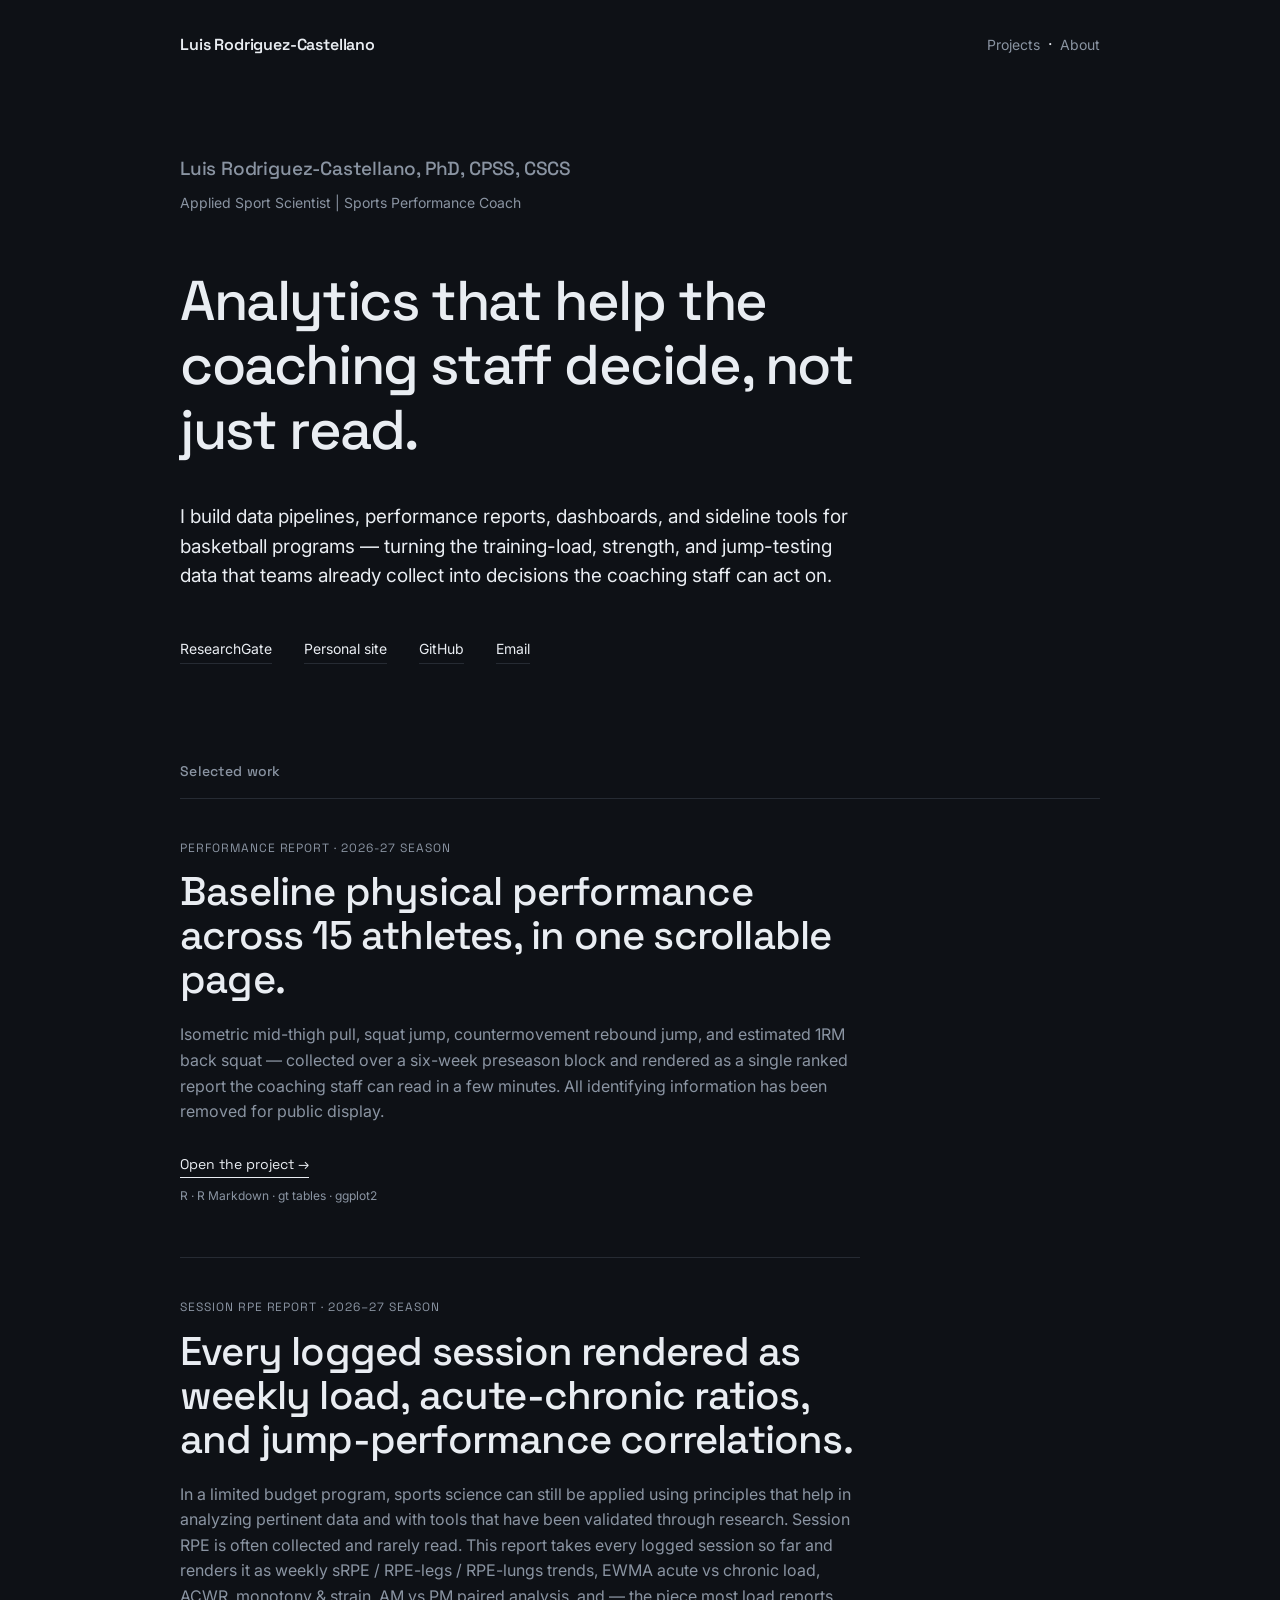
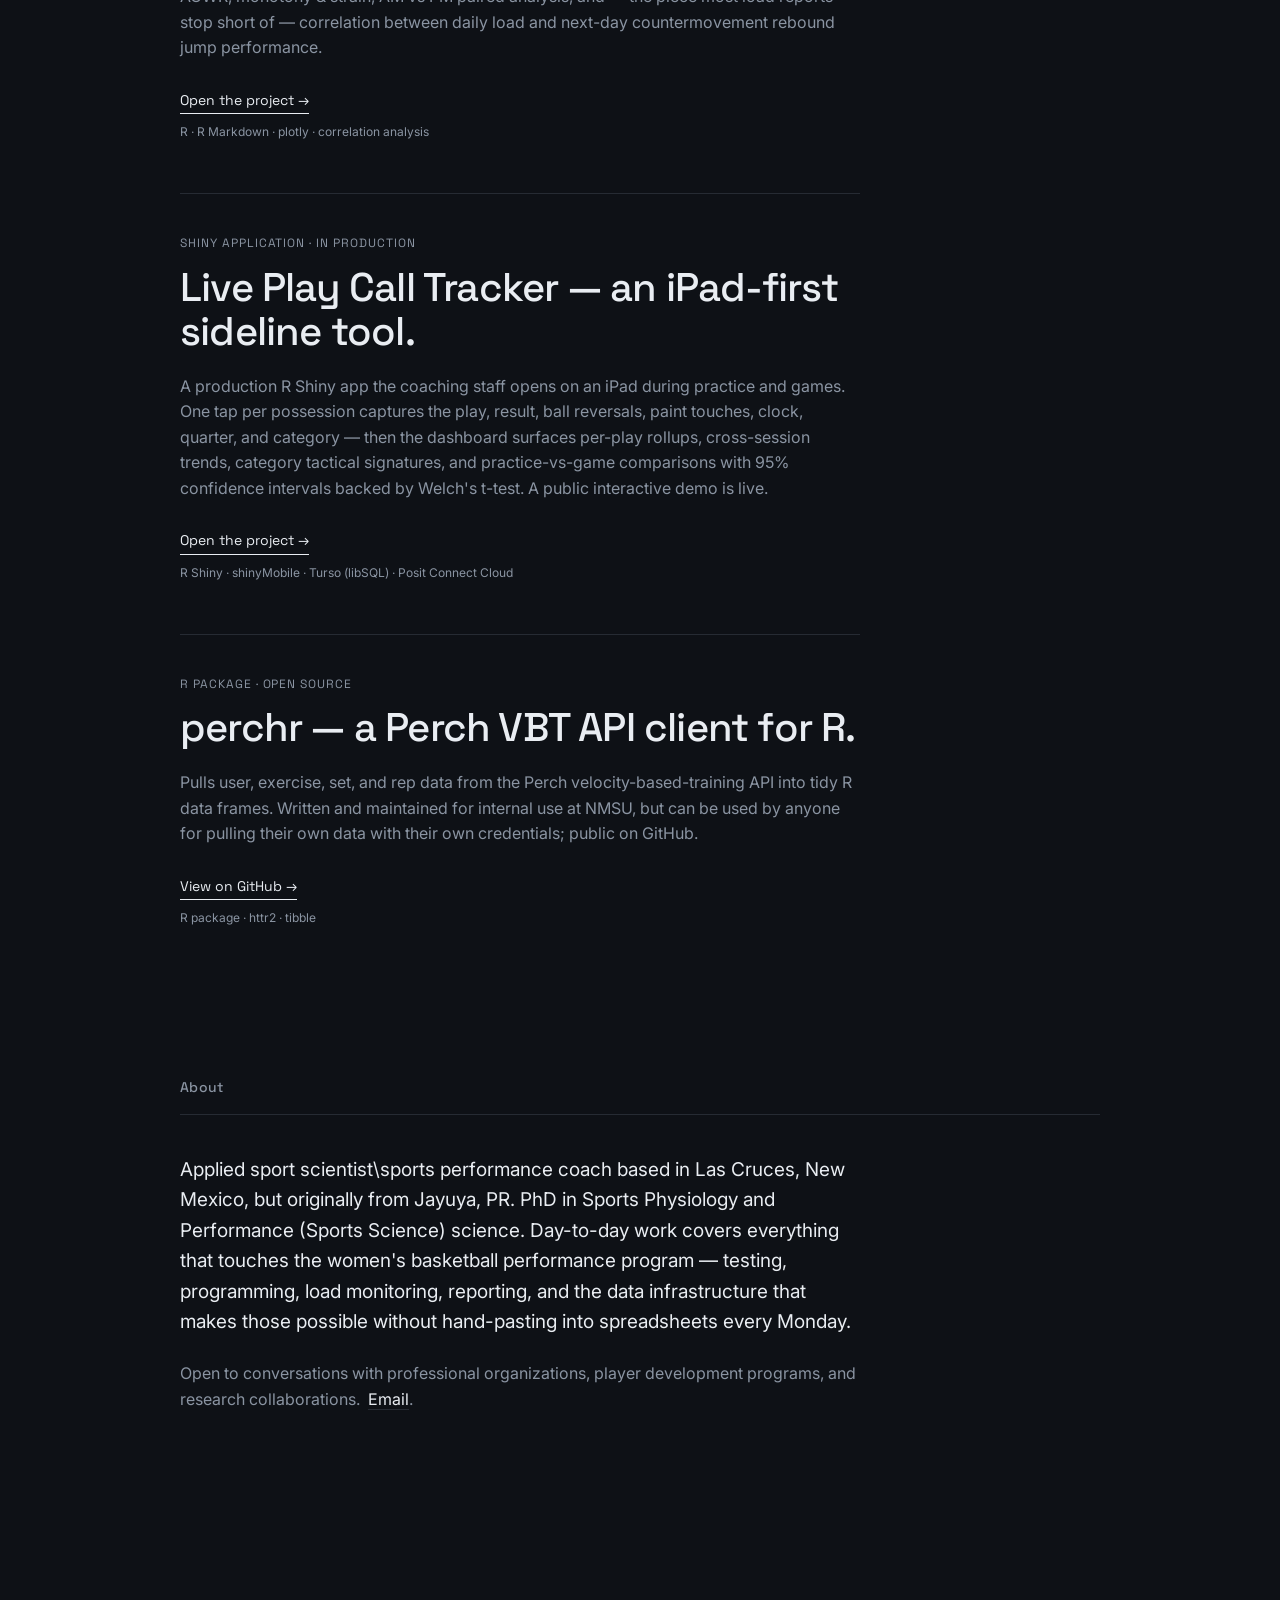
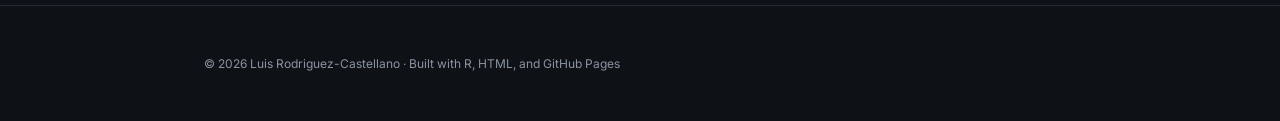
<file: index.html>
<!DOCTYPE html>
<html lang="en">
<head>
  <meta charset="UTF-8">
  <meta name="viewport" content="width=device-width, initial-scale=1.0">
  <title>Luis Rodriguez-Castellano, PhD, CPSS, CSCS — Applied Sport Scientist | Sports Performance Coach</title>
  <meta name="description" content="Analytics work for basketball programs — performance reporting, training-load pipelines, and sideline decision tools.">
  <link rel="preconnect" href="https://fonts.googleapis.com">
  <link rel="preconnect" href="https://fonts.gstatic.com" crossorigin>
  <link href="https://fonts.googleapis.com/css2?family=Inter:wght@400;500;600&family=Space+Grotesk:wght@400;500;600&display=swap" rel="stylesheet">
  <link rel="stylesheet" href="assets/css/portfolio.css">
</head>
<body>

<header class="container nav">
  <div class="nav-row">
    <a href="/" class="nav-mark">Luis Rodriguez-Castellano</a>
    <nav aria-label="Primary">
      <a href="#projects" class="nav-back">Projects</a>
      &nbsp;·&nbsp;
      <a href="#about" class="nav-back">About</a>
    </nav>
  </div>
</header>

<section class="container hero">
  <h1 class="hero-name">Luis Rodriguez-Castellano, PhD, CPSS, CSCS</h1>
  <p class="hero-role">Applied Sport Scientist | Sports Performance Coach</p>

  <p class="hero-statement">
    Analytics that help the coaching staff decide, not just read.
  </p>

  <p class="hero-lede">
    I build data pipelines, performance reports, dashboards, and sideline tools for
    basketball programs — turning the training-load, strength, and
    jump-testing data that teams already collect into decisions the
    coaching staff can act on.
  </p>

  <div class="hero-meta">
    <a href="https://www.researchgate.net/profile/Luis-Rodriguez-Castellano/research">ResearchGate</a>
    <a href="https://drcoachluisrodriguez.wixsite.com/dr--luis-rodriguez-c">Personal site</a>
    <a href="https://github.com/LuisRodCast">GitHub</a>
    <a href="mailto:drluisrod.perfscience@gmail.com">Email</a>
  </div>
</section>

<section id="projects" class="container body-section">
  <h2 class="section-head">Selected work</h2>

  <article class="project">
    <p class="project-type">Performance Report · 2026-27 Season</p>
    <h3 class="project-title">Baseline physical performance across 15 athletes, in one scrollable page.</h3>
    <p class="project-sub">
      Isometric mid-thigh pull, squat jump, countermovement rebound jump,
      and estimated 1RM back squat — collected over a six-week preseason
      block and rendered as a single ranked report the coaching staff can
      read in a few minutes. All identifying information has been removed
      for public display.
    </p>
    <a href="performance/" class="project-link">Open the project →</a>
    <p class="project-aside">R · R Markdown · gt tables · ggplot2</p>
  </article>

  <article class="project">
    <p class="project-type">Session RPE Report · 2026–27 Season</p>
    <h3 class="project-title">Every logged session rendered as weekly load, acute-chronic ratios, and jump-performance correlations.</h3>
    <p class="project-sub">
      In a limited budget program, sports science can still be applied using 
      principles that help in analyzing pertinent data and with tools that 
      have been validated through research. Session RPE is often collected and 
      rarely read. This report takes every logged session so far and renders it 
      as weekly sRPE / RPE-legs / RPE-lungs trends, EWMA acute vs chronic load, 
      ACWR, monotony & strain, AM vs PM paired analysis, and — the piece most 
      load reports stop short of — correlation between daily load and next-day
      countermovement rebound jump performance.
    </p>
    <a href="srpe/" class="project-link">Open the project →</a>
    <p class="project-aside">R · R Markdown · plotly · correlation analysis</p>
  </article>

  <article class="project">
    <p class="project-type">Shiny Application · In production</p>
    <h3 class="project-title">Live Play Call Tracker — an iPad-first sideline tool.</h3>
    <p class="project-sub">
      A production R Shiny app the coaching staff opens on an iPad
      during practice and games. One tap per possession captures the
      play, result, ball reversals, paint touches, clock, quarter, and
      category — then the dashboard surfaces per-play rollups,
      cross-session trends, category tactical signatures, and
      practice-vs-game comparisons with 95% confidence intervals
      backed by Welch's t-test. A public interactive demo is live.
    </p>
    <a href="playcall-tracker/" class="project-link">Open the project →</a>
    <p class="project-aside">R Shiny · shinyMobile · Turso (libSQL) · Posit Connect Cloud</p>
  </article>

  <article class="project">
    <p class="project-type">R Package · Open source</p>
    <h3 class="project-title">perchr — a Perch VBT API client for R.</h3>
    <p class="project-sub">
      Pulls user, exercise, set, and rep data from the Perch
      velocity-based-training API into tidy R data frames. Written and
      maintained for internal use at NMSU, but can be used by anyone for 
      pulling their own data with their own credentials; public on GitHub.
    </p>
    <a href="https://github.com/LuisRodCast/perchr" class="project-link">View on GitHub →</a>
    <p class="project-aside">R package · httr2 · tibble</p>
  </article>
</section>

<section id="about" class="container body-section">
  <h2 class="section-head">About</h2>

  <div class="col">
    <p style="font-size:var(--fs-lg); line-height:1.6; color:var(--text); margin:0 0 24px 0;">
      Applied sport scientist\sports performance coach based in Las Cruces, New Mexico, 
      but originally from Jayuya, PR. PhD in Sports Physiology and Performance (Sports Science)
      science. Day-to-day work covers everything that touches the women's
      basketball performance program — testing, programming, load
      monitoring, reporting, and the data infrastructure that makes those
      possible without hand-pasting into spreadsheets every Monday.
    </p>
    <p style="color:var(--text-muted); margin:0;">
      Open to conversations with professional organizations, player
      development programs, and research collaborations.
      &nbsp;<a href="mailto:drluisrod.perfscience@gmail.com" style="color:var(--text); border-bottom:1px solid var(--rule); text-decoration:none;">Email</a>.
    </p>
  </div>
</section>

<footer class="site-foot">
  <div class="container">
    <p>© 2026 Luis Rodriguez-Castellano · Built with R, HTML, and GitHub Pages</p>
  </div>
</footer>

</body>
</html>
</file>
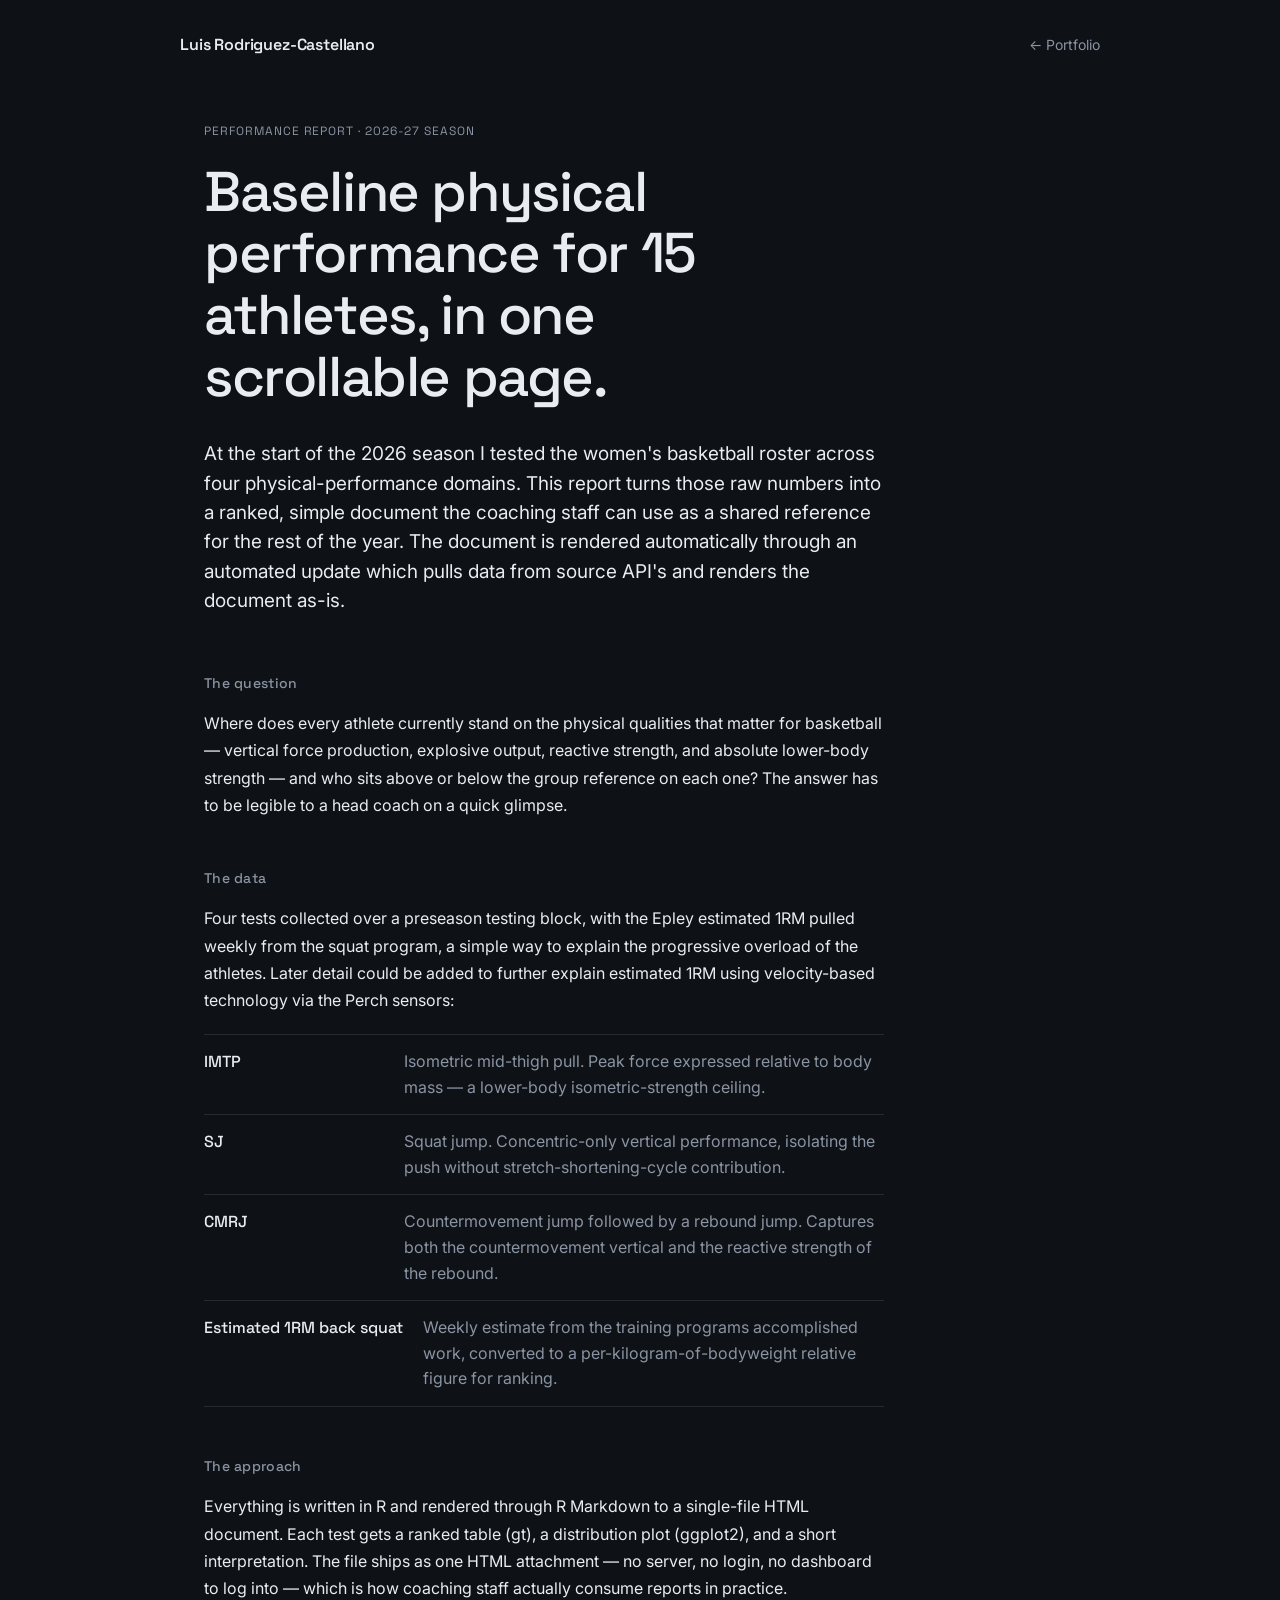
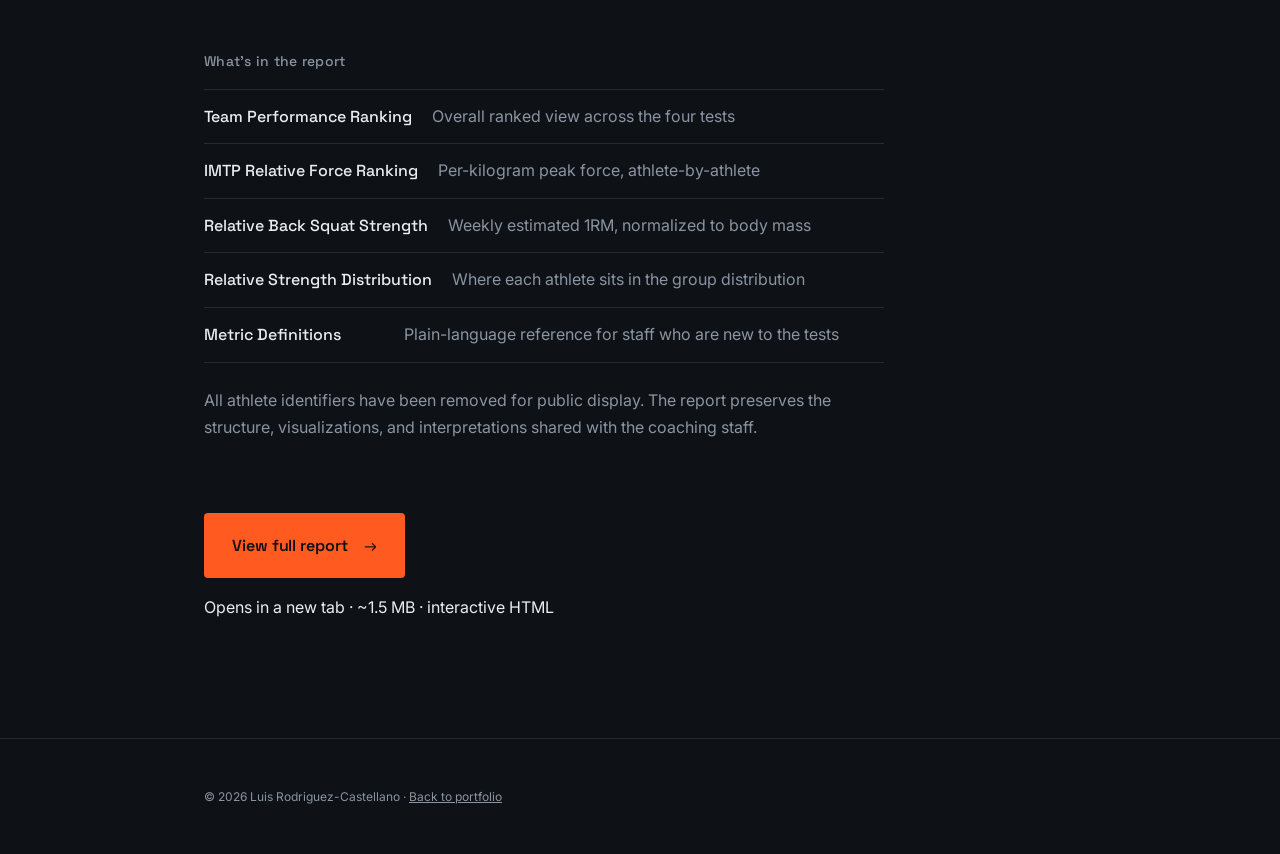
<file: performance/index.html>
<!DOCTYPE html>
<html lang="en">
<head>
  <meta charset="UTF-8">
  <meta name="viewport" content="width=device-width, initial-scale=1.0">
  <title>Performance Report — 2026 Season · Luis Rodriguez-Castellano</title>
  <meta name="description" content="Baseline physical performance for 15 basketball athletes, rendered as a single scrollable report.">
  <link rel="preconnect" href="https://fonts.googleapis.com">
  <link rel="preconnect" href="https://fonts.gstatic.com" crossorigin>
  <link href="https://fonts.googleapis.com/css2?family=Inter:wght@400;500;600&family=Space+Grotesk:wght@400;500;600&display=swap" rel="stylesheet">
  <link rel="stylesheet" href="../assets/css/portfolio.css">
</head>
<body>

<header class="container nav">
  <div class="nav-row">
    <a href="/" class="nav-mark">Luis Rodriguez-Castellano</a>
    <a href="/" class="nav-back">← Portfolio</a>
  </div>
</header>

<section class="container">
  <div class="col">
    <p class="story-eyebrow">Performance Report · 2026-27 Season</p>

    <h1 class="story-head">
      Baseline physical performance for 15 athletes, in one scrollable page.
    </h1>

    <p class="story-lede">
      At the start of the 2026 season I tested the women's basketball
      roster across four physical-performance domains. This report turns
      those raw numbers into a ranked, simple document the coaching staff 
      can use as a shared reference for the rest of the year. The document 
      is rendered automatically through an automated update which pulls data 
      from source API's and renders the document as-is.
    </p>

    <div class="story-body">
      <h2>The question</h2>
      <p>
        Where does every athlete currently stand on the physical qualities
        that matter for basketball — vertical force production, explosive
        output, reactive strength, and absolute lower-body strength — and
        who sits above or below the group reference on each one? The answer
        has to be legible to a head coach on a quick glimpse.
      </p>

      <h2>The data</h2>
      <p>
        Four tests collected over a preseason testing block, with the
        Epley estimated 1RM pulled weekly from the squat program, 
        a simple way to explain the progressive overload of the athletes. 
        Later detail could be added to further explain estimated 1RM using
        velocity-based technology via the Perch sensors:
      </p>
      <ul>
        <li><strong>IMTP</strong><span>Isometric mid-thigh pull. Peak force expressed relative to body mass — a lower-body isometric-strength ceiling.</span></li>
        <li><strong>SJ</strong><span>Squat jump. Concentric-only vertical performance, isolating the push without stretch-shortening-cycle contribution.</span></li>
        <li><strong>CMRJ</strong><span>Countermovement jump followed by a rebound jump. Captures both the countermovement vertical and the reactive strength of the rebound.</span></li>
        <li><strong>Estimated 1RM back squat</strong><span>Weekly estimate from the training programs accomplished work, converted to a per-kilogram-of-bodyweight relative figure for ranking.</span></li>
      </ul>

      <h2>The approach</h2>
      <p>
        Everything is written in R and rendered through R Markdown to a
        single-file HTML document. Each test gets a ranked table (gt),
        a distribution plot (ggplot2), and a short interpretation. The
        file ships as one HTML attachment — no server, no login, no
        dashboard to log into — which is how coaching staff actually
        consume reports in practice.
      </p>

      <h2>What's in the report</h2>
      <ul>
        <li><strong>Team Performance Ranking</strong><span>Overall ranked view across the four tests</span></li>
        <li><strong>IMTP Relative Force Ranking</strong><span>Per-kilogram peak force, athlete-by-athlete</span></li>
        <li><strong>Relative Back Squat Strength</strong><span>Weekly estimated 1RM, normalized to body mass</span></li>
        <li><strong>Relative Strength Distribution</strong><span>Where each athlete sits in the group distribution</span></li>
        <li><strong>Metric Definitions</strong><span>Plain-language reference for staff who are new to the tests</span></li>
      </ul>

      <p style="margin-top:24px; color:var(--text-muted);">
        All athlete identifiers have been removed for public display.
        The report preserves the structure, visualizations, and
        interpretations shared with the coaching staff.
      </p>

      <div class="cta-row">
        <a href="anonymous_performance_report.html" class="cta" target="_blank" rel="noopener">
          View full report
          <span class="cta-caret">→</span>
        </a>
        <p class="cta-note">Opens in a new tab · ~1.5 MB · interactive HTML</p>
      </div>
    </div>
  </div>
</section>

<footer class="site-foot">
  <div class="container">
    <p>© 2026 Luis Rodriguez-Castellano · <a href="/" style="color:var(--text-muted);">Back to portfolio</a></p>
  </div>
</footer>

</body>
</html>
</file>
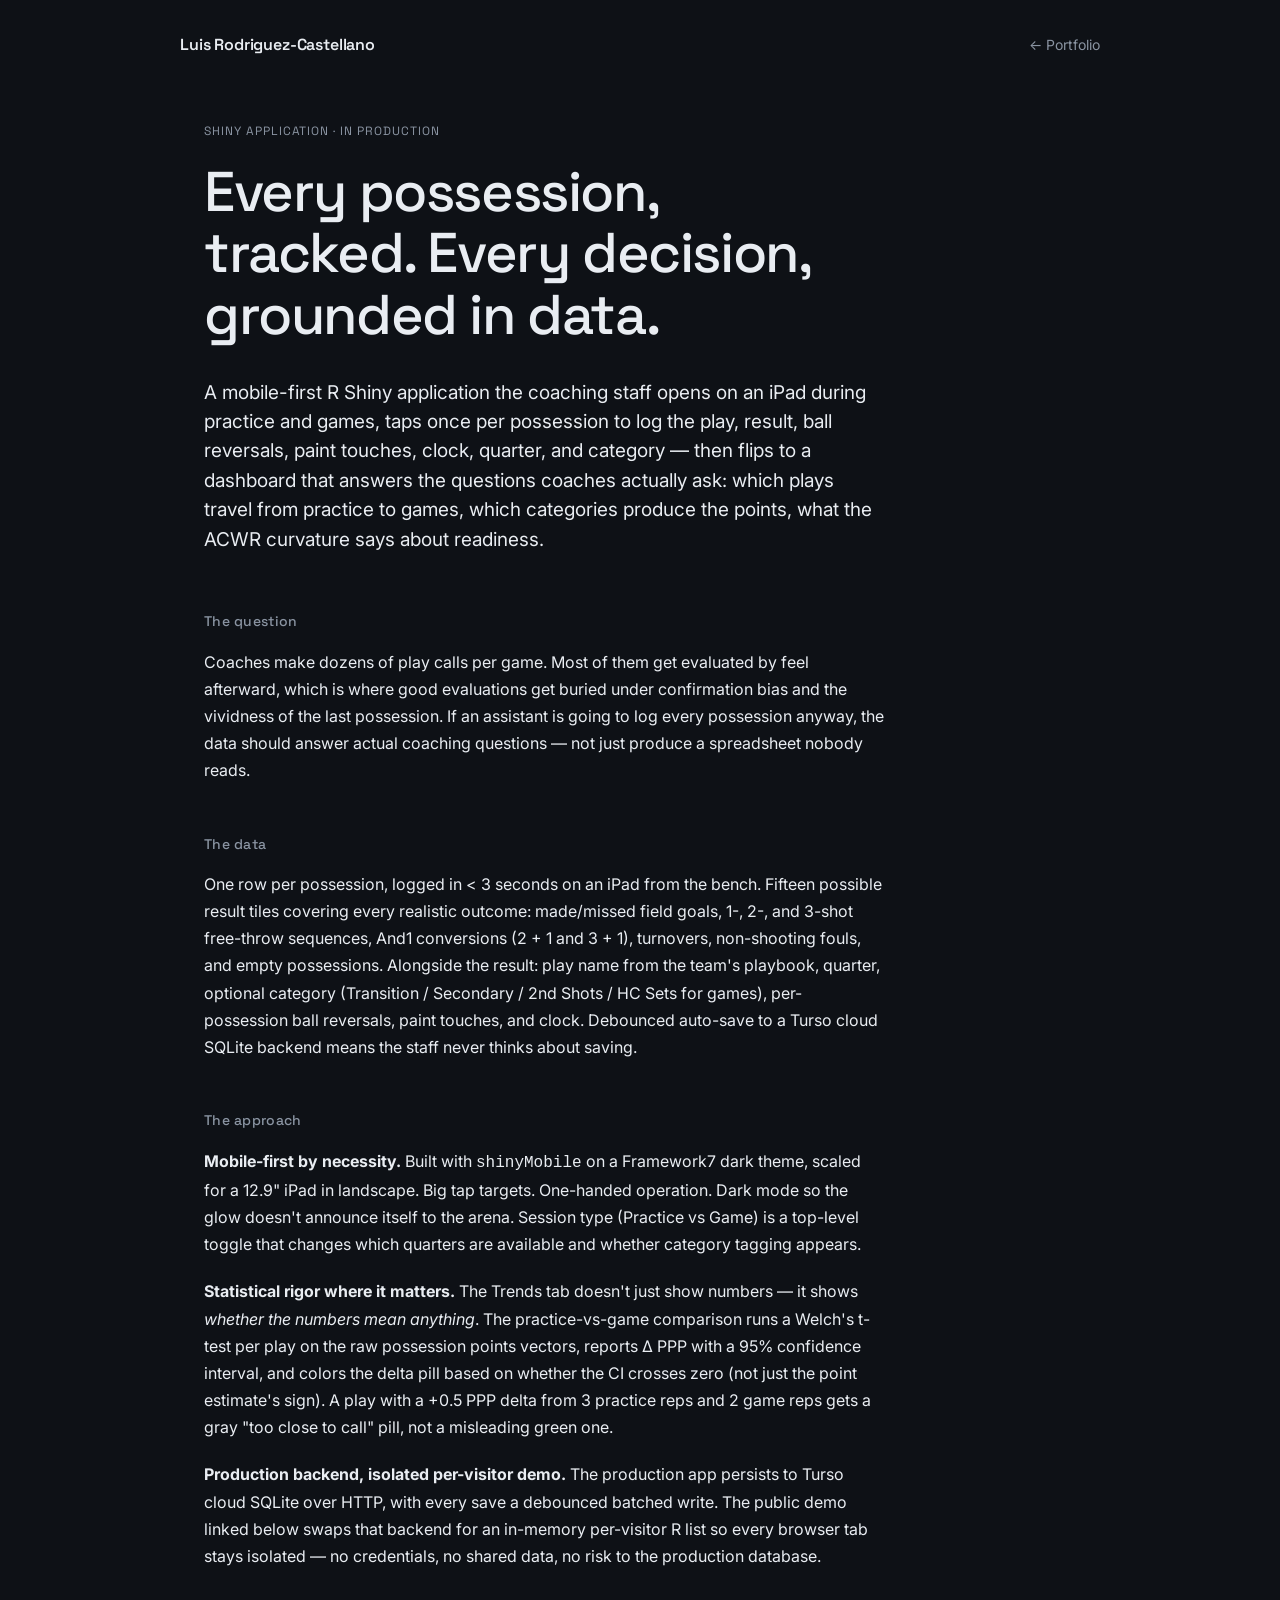
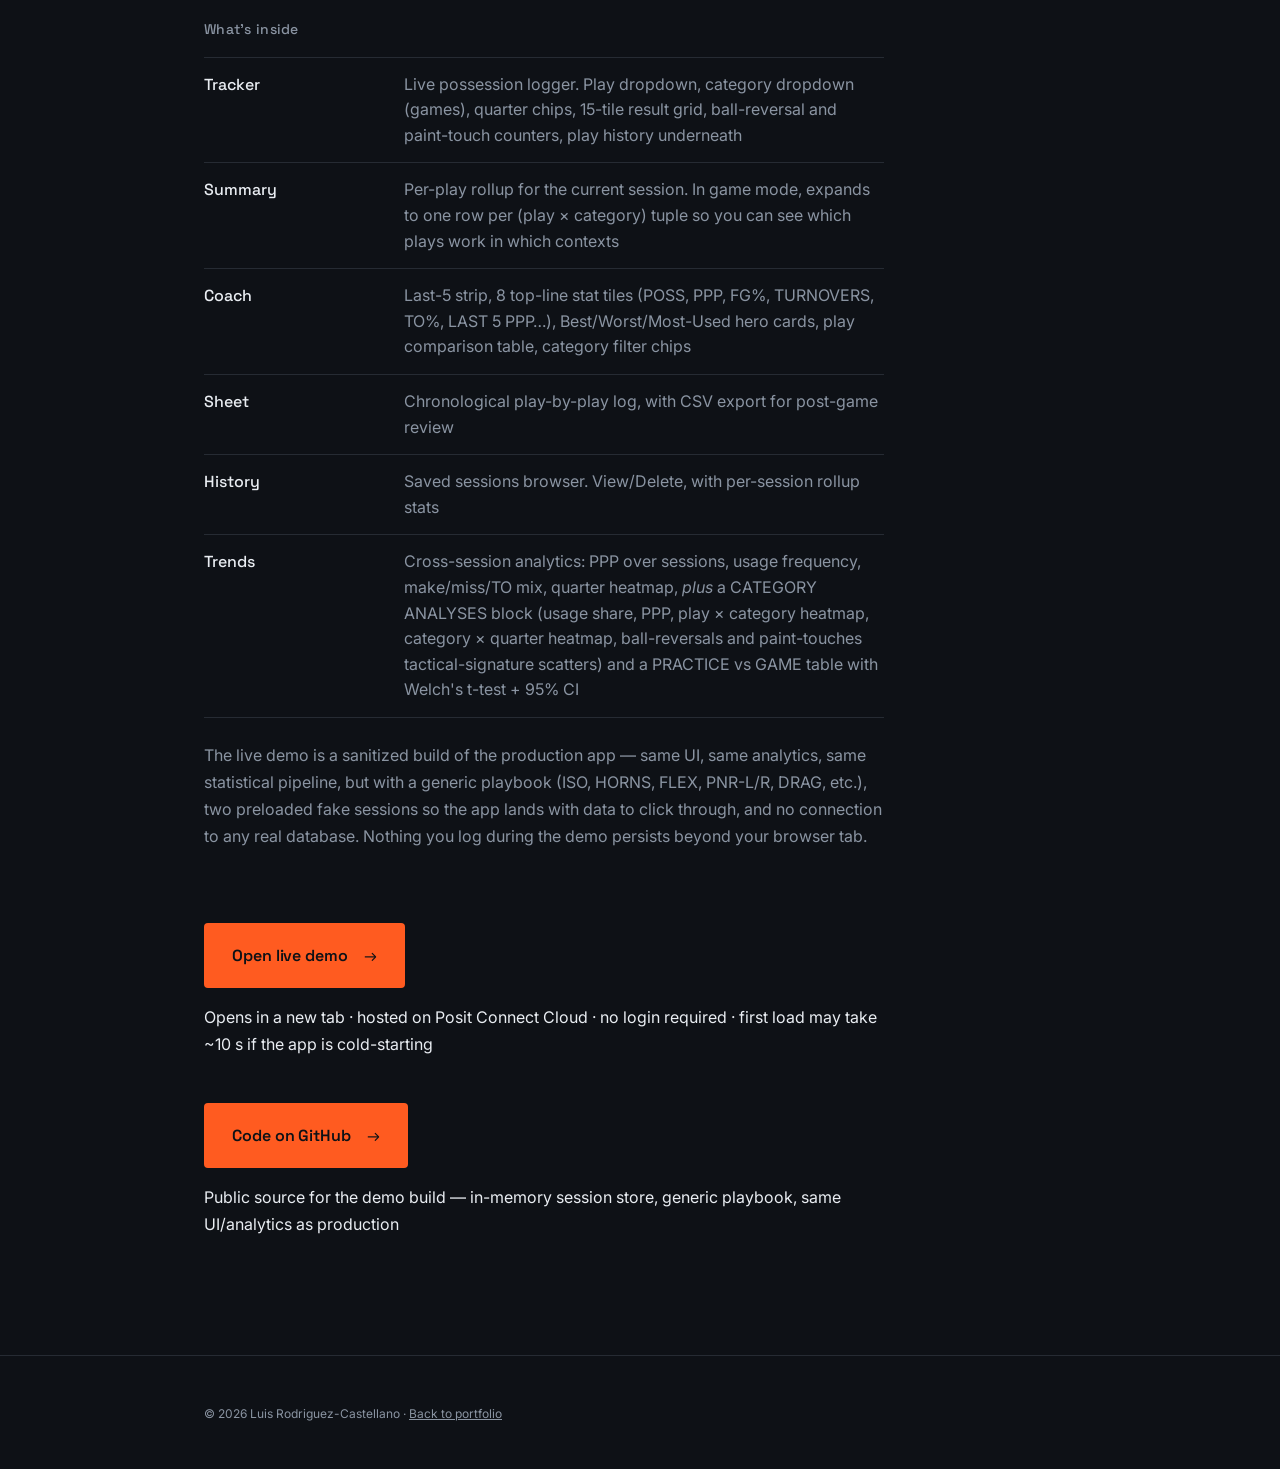
<file: playcall-tracker/index.html>
<!DOCTYPE html>
<html lang="en">
<head>
  <meta charset="UTF-8">
  <meta name="viewport" content="width=device-width, initial-scale=1.0">
  <title>Play Call Tracker — iPad-first sideline tool · Luis Rodriguez-Castellano</title>
  <meta name="description" content="A production R Shiny application the coaching staff uses on an iPad to log every possession, then surface cross-session trends and practice-vs-game comparisons with statistical rigor.">
  <link rel="preconnect" href="https://fonts.googleapis.com">
  <link rel="preconnect" href="https://fonts.gstatic.com" crossorigin>
  <link href="https://fonts.googleapis.com/css2?family=Inter:wght@400;500;600&family=Space+Grotesk:wght@400;500;600&display=swap" rel="stylesheet">
  <link rel="stylesheet" href="../assets/css/portfolio.css">
</head>
<body>

<header class="container nav">
  <div class="nav-row">
    <a href="/" class="nav-mark">Luis Rodriguez-Castellano</a>
    <a href="/" class="nav-back">← Portfolio</a>
  </div>
</header>

<section class="container">
  <div class="col">
    <p class="story-eyebrow">Shiny Application · In production</p>

    <h1 class="story-head">
      Every possession, tracked. Every decision, grounded in data.
    </h1>

    <p class="story-lede">
      A mobile-first R Shiny application the coaching staff opens on an
      iPad during practice and games, taps once per possession to log
      the play, result, ball reversals, paint touches, clock, quarter,
      and category — then flips to a dashboard that answers the
      questions coaches actually ask: which plays travel from practice
      to games, which categories produce the points, what the ACWR
      curvature says about readiness.
    </p>

    <div class="story-body">
      <h2>The question</h2>
      <p>
        Coaches make dozens of play calls per game. Most of them get
        evaluated by feel afterward, which is where good evaluations
        get buried under confirmation bias and the vividness of the
        last possession. If an assistant is going to log every
        possession anyway, the data should answer actual coaching
        questions — not just produce a spreadsheet nobody reads.
      </p>

      <h2>The data</h2>
      <p>
        One row per possession, logged in &lt; 3 seconds on an iPad from
        the bench. Fifteen possible result tiles covering every
        realistic outcome: made/missed field goals, 1-, 2-, and 3-shot
        free-throw sequences, And1 conversions (2 + 1 and 3 + 1),
        turnovers, non-shooting fouls, and empty possessions.
        Alongside the result: play name from the team's playbook,
        quarter, optional category (Transition / Secondary / 2nd Shots /
        HC Sets for games), per-possession ball reversals, paint
        touches, and clock. Debounced auto-save to a Turso cloud SQLite
        backend means the staff never thinks about saving.
      </p>

      <h2>The approach</h2>
      <p>
        <strong>Mobile-first by necessity.</strong> Built with
        <code>shinyMobile</code> on a Framework7 dark theme, scaled for
        a 12.9&quot; iPad in landscape. Big tap targets. One-handed
        operation. Dark mode so the glow doesn&apos;t announce itself
        to the arena. Session type (Practice vs Game) is a top-level
        toggle that changes which quarters are available and whether
        category tagging appears.
      </p>
      <p>
        <strong>Statistical rigor where it matters.</strong> The Trends
        tab doesn&apos;t just show numbers — it shows
        <em>whether the numbers mean anything</em>. The practice-vs-game
        comparison runs a Welch&apos;s t-test per play on the raw
        possession points vectors, reports Δ PPP with a 95% confidence
        interval, and colors the delta pill based on whether the CI
        crosses zero (not just the point estimate&apos;s sign). A play
        with a +0.5 PPP delta from 3 practice reps and 2 game reps gets
        a gray &quot;too close to call&quot; pill, not a misleading
        green one.
      </p>
      <p>
        <strong>Production backend, isolated per-visitor demo.</strong>
        The production app persists to Turso cloud SQLite over HTTP, with
        every save a debounced batched write. The public demo linked
        below swaps that backend for an in-memory per-visitor R list
        so every browser tab stays isolated — no credentials, no shared
        data, no risk to the production database.
      </p>

      <h2>What&apos;s inside</h2>
      <ul>
        <li><strong>Tracker</strong><span>Live possession logger. Play dropdown, category dropdown (games), quarter chips, 15-tile result grid, ball-reversal and paint-touch counters, play history underneath</span></li>
        <li><strong>Summary</strong><span>Per-play rollup for the current session. In game mode, expands to one row per (play × category) tuple so you can see which plays work in which contexts</span></li>
        <li><strong>Coach</strong><span>Last-5 strip, 8 top-line stat tiles (POSS, PPP, FG%, TURNOVERS, TO%, LAST 5 PPP…), Best/Worst/Most-Used hero cards, play comparison table, category filter chips</span></li>
        <li><strong>Sheet</strong><span>Chronological play-by-play log, with CSV export for post-game review</span></li>
        <li><strong>History</strong><span>Saved sessions browser. View/Delete, with per-session rollup stats</span></li>
        <li><strong>Trends</strong><span>Cross-session analytics: PPP over sessions, usage frequency, make/miss/TO mix, quarter heatmap, <em>plus</em> a CATEGORY ANALYSES block (usage share, PPP, play × category heatmap, category × quarter heatmap, ball-reversals and paint-touches tactical-signature scatters) and a PRACTICE vs GAME table with Welch&apos;s t-test + 95% CI</span></li>
      </ul>

      <p style="margin-top:24px; color:var(--text-muted);">
        The live demo is a sanitized build of the production app — same
        UI, same analytics, same statistical pipeline, but with a
        generic playbook (ISO, HORNS, FLEX, PNR-L/R, DRAG, etc.), two
        preloaded fake sessions so the app lands with data to click
        through, and no connection to any real database. Nothing you
        log during the demo persists beyond your browser tab.
      </p>

      <div class="cta-row">
        <a href="https://01a157db-9f7e-82d4-a78d-6e2114dda3d9.share.connect.posit.cloud/" class="cta" target="_blank" rel="noopener">
          Open live demo
          <span class="cta-caret">→</span>
        </a>
        <p class="cta-note">Opens in a new tab · hosted on Posit Connect Cloud · no login required · first load may take ~10 s if the app is cold-starting</p>
      </div>

      <div class="cta-row" style="margin-top:24px;">
        <a href="https://github.com/LuisRodCast/playcall_tracker_demo" class="cta" target="_blank" rel="noopener">
          Code on GitHub
          <span class="cta-caret">→</span>
        </a>
        <p class="cta-note">Public source for the demo build — in-memory session store, generic playbook, same UI/analytics as production</p>
      </div>
    </div>
  </div>
</section>

<footer class="site-foot">
  <div class="container">
    <p>© 2026 Luis Rodriguez-Castellano · <a href="/" style="color:var(--text-muted);">Back to portfolio</a></p>
  </div>
</footer>

</body>
</html>
</file>
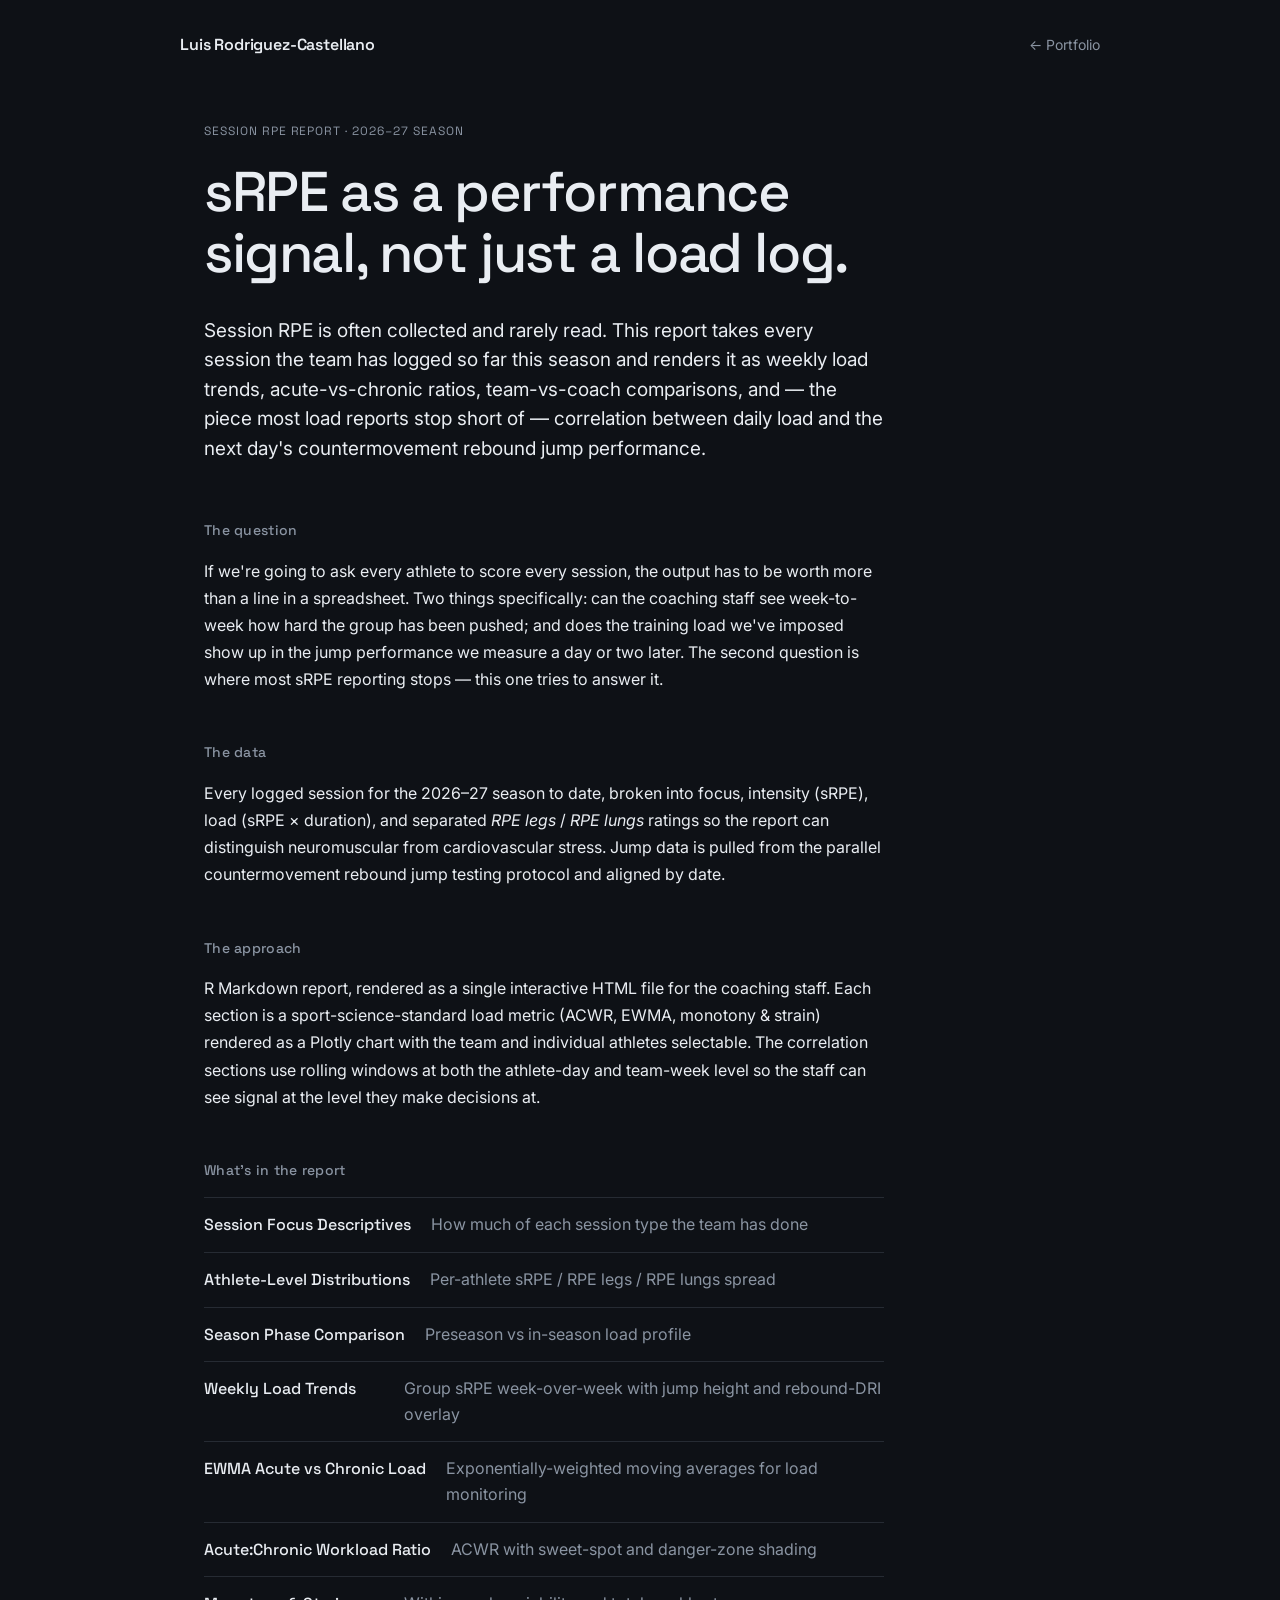
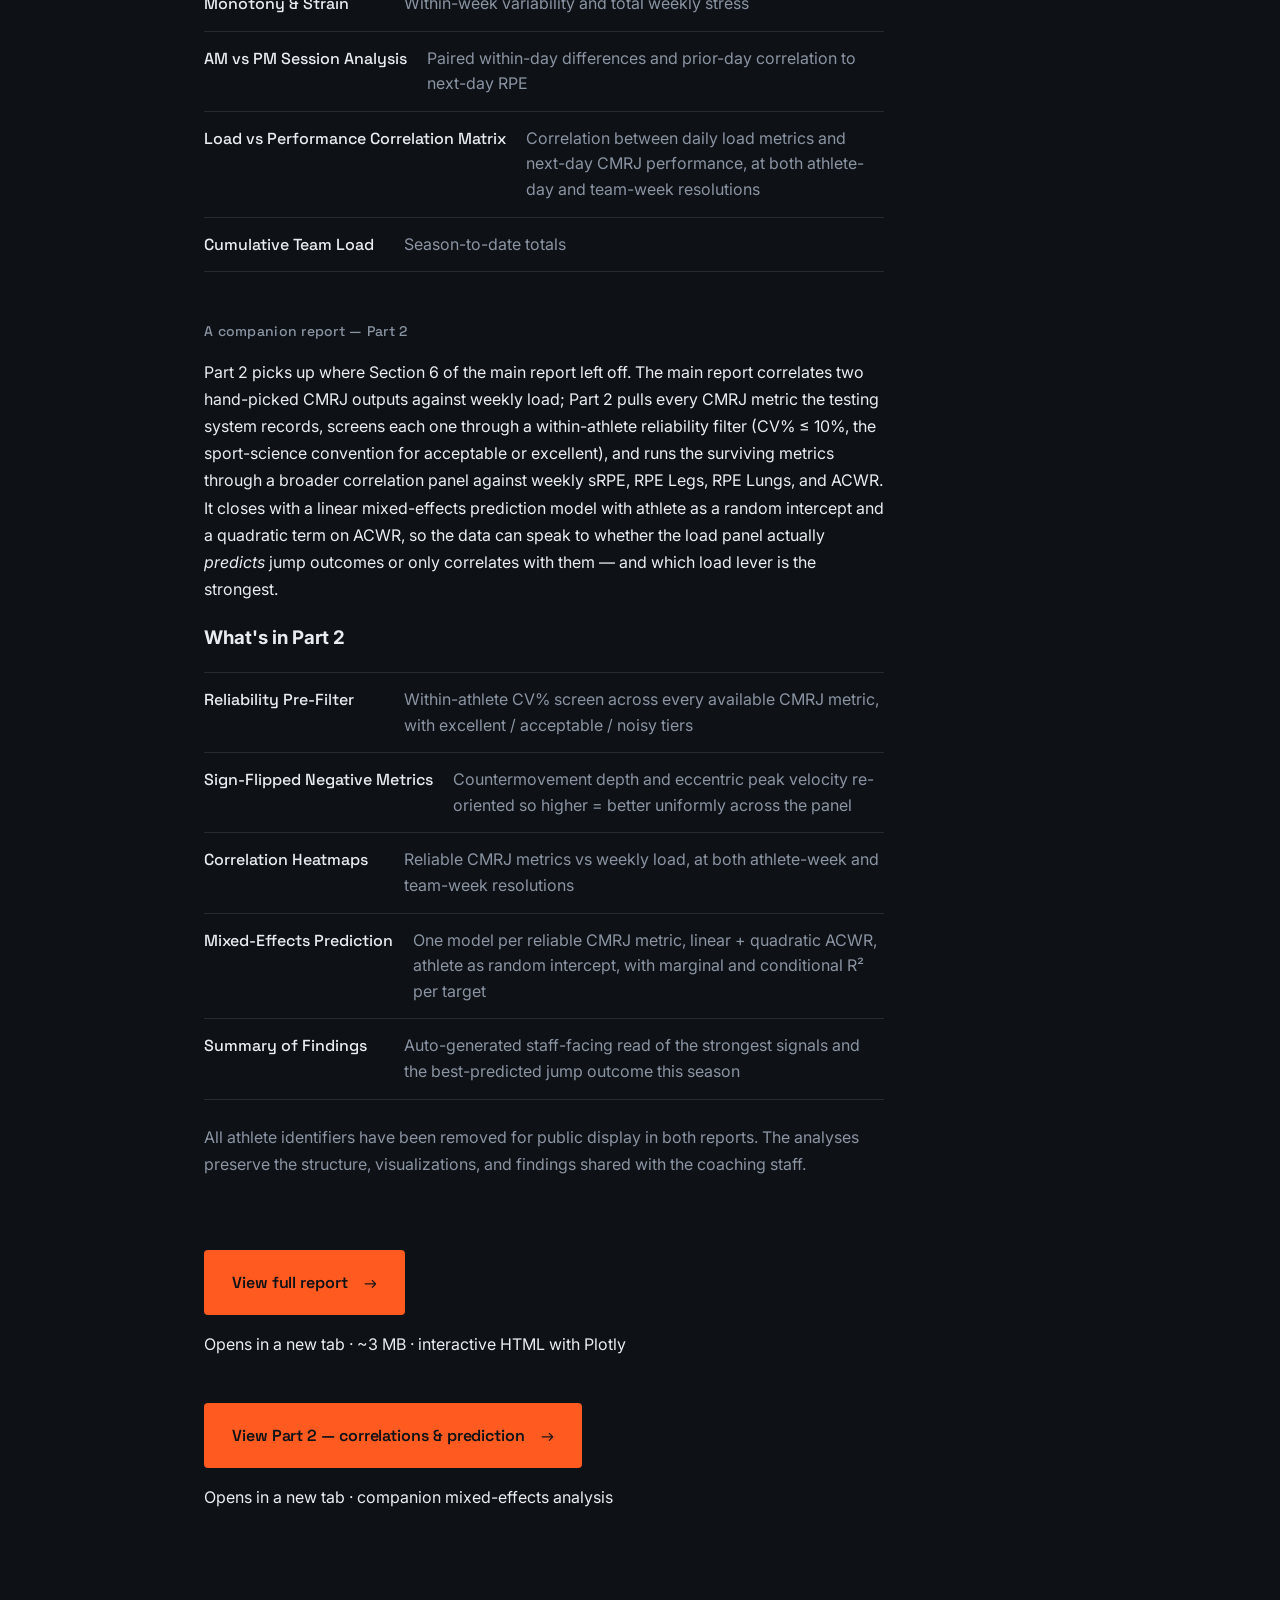
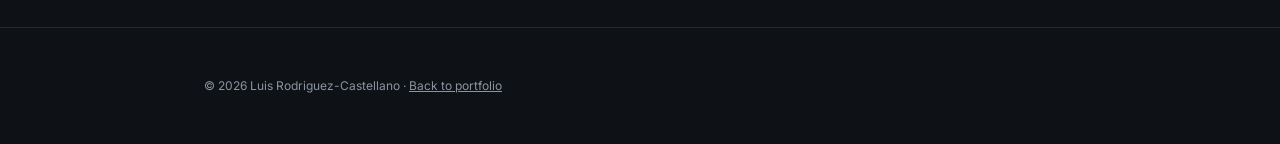
<file: srpe/index.html>
<!DOCTYPE html>
<html lang="en">
<head>
  <meta charset="UTF-8">
  <meta name="viewport" content="width=device-width, initial-scale=1.0">
  <title>Session RPE Report — 2026–27 Season · Luis Rodriguez-Castellano</title>
  <meta name="description" content="A season of training load, correlated with countermovement rebound jump performance, with a mixed-effects prediction companion.">
  <link rel="preconnect" href="https://fonts.googleapis.com">
  <link rel="preconnect" href="https://fonts.gstatic.com" crossorigin>
  <link href="https://fonts.googleapis.com/css2?family=Inter:wght@400;500;600&family=Space+Grotesk:wght@400;500;600&display=swap" rel="stylesheet">
  <link rel="stylesheet" href="../assets/css/portfolio.css">
</head>
<body>

<header class="container nav">
  <div class="nav-row">
    <a href="/" class="nav-mark">Luis Rodriguez-Castellano</a>
    <a href="/" class="nav-back">← Portfolio</a>
  </div>
</header>

<section class="container">
  <div class="col">
    <p class="story-eyebrow">Session RPE Report · 2026–27 Season</p>

    <h1 class="story-head">
      sRPE as a performance signal, not just a load log.
    </h1>

    <p class="story-lede">
      Session RPE is often collected and rarely read. This report takes
      every session the team has logged so far this season and renders it
      as weekly load trends, acute-vs-chronic ratios, team-vs-coach
      comparisons, and — the piece most load reports stop short of —
      correlation between daily load and the next day's countermovement
      rebound jump performance.
    </p>

    <div class="story-body">
      <h2>The question</h2>
      <p>
        If we're going to ask every athlete to score every session, the
        output has to be worth more than a line in a spreadsheet. Two
        things specifically: can the coaching staff see week-to-week how
        hard the group has been pushed; and does the training load we've
        imposed show up in the jump performance we measure a day or two
        later. The second question is where most sRPE reporting stops —
        this one tries to answer it.
      </p>

      <h2>The data</h2>
      <p>
        Every logged session for the 2026–27 season to date, broken into
        focus, intensity (sRPE), load (sRPE × duration), and separated
        <em>RPE legs</em> / <em>RPE lungs</em> ratings so the report can
        distinguish neuromuscular from cardiovascular stress. Jump data
        is pulled from the parallel countermovement rebound jump testing
        protocol and aligned by date.
      </p>

      <h2>The approach</h2>
      <p>
        R Markdown report, rendered as a single interactive HTML file for
        the coaching staff. Each section is a sport-science-standard load
        metric (ACWR, EWMA, monotony & strain) rendered as a Plotly chart
        with the team and individual athletes selectable. The correlation
        sections use rolling windows at both the athlete-day and
        team-week level so the staff can see signal at the level they
        make decisions at.
      </p>

      <h2>What's in the report</h2>
      <ul>
        <li><strong>Session Focus Descriptives</strong><span>How much of each session type the team has done</span></li>
        <li><strong>Athlete-Level Distributions</strong><span>Per-athlete sRPE / RPE legs / RPE lungs spread</span></li>
        <li><strong>Season Phase Comparison</strong><span>Preseason vs in-season load profile</span></li>
        <li><strong>Weekly Load Trends</strong><span>Group sRPE week-over-week with jump height and rebound-DRI overlay</span></li>
        <li><strong>EWMA Acute vs Chronic Load</strong><span>Exponentially-weighted moving averages for load monitoring</span></li>
        <li><strong>Acute:Chronic Workload Ratio</strong><span>ACWR with sweet-spot and danger-zone shading</span></li>
        <li><strong>Monotony &amp; Strain</strong><span>Within-week variability and total weekly stress</span></li>
        <li><strong>AM vs PM Session Analysis</strong><span>Paired within-day differences and prior-day correlation to next-day RPE</span></li>
        <li><strong>Load vs Performance Correlation Matrix</strong><span>Correlation between daily load metrics and next-day CMRJ performance, at both athlete-day and team-week resolutions</span></li>
        <li><strong>Cumulative Team Load</strong><span>Season-to-date totals</span></li>
      </ul>

      <h2 style="margin-top:48px;">A companion report — Part 2</h2>
      <p>
        Part 2 picks up where Section 6 of the main report left off. The
        main report correlates two hand-picked CMRJ outputs against
        weekly load; Part 2 pulls every CMRJ metric the testing system
        records, screens each one through a within-athlete reliability
        filter (CV% ≤ 10%, the sport-science convention for acceptable
        or excellent), and runs the surviving metrics through a broader
        correlation panel against weekly sRPE, RPE Legs, RPE Lungs, and
        ACWR. It closes with a linear mixed-effects prediction model
        with athlete as a random intercept and a quadratic term on ACWR,
        so the data can speak to whether the load panel actually
        <em>predicts</em> jump outcomes or only correlates with them —
        and which load lever is the strongest.
      </p>

      <h3>What's in Part 2</h3>
      <ul>
        <li><strong>Reliability Pre-Filter</strong><span>Within-athlete CV% screen across every available CMRJ metric, with excellent / acceptable / noisy tiers</span></li>
        <li><strong>Sign-Flipped Negative Metrics</strong><span>Countermovement depth and eccentric peak velocity re-oriented so higher = better uniformly across the panel</span></li>
        <li><strong>Correlation Heatmaps</strong><span>Reliable CMRJ metrics vs weekly load, at both athlete-week and team-week resolutions</span></li>
        <li><strong>Mixed-Effects Prediction</strong><span>One model per reliable CMRJ metric, linear + quadratic ACWR, athlete as random intercept, with marginal and conditional R² per target</span></li>
        <li><strong>Summary of Findings</strong><span>Auto-generated staff-facing read of the strongest signals and the best-predicted jump outcome this season</span></li>
      </ul>

      <p style="margin-top:24px; color:var(--text-muted);">
        All athlete identifiers have been removed for public display in
        both reports. The analyses preserve the structure, visualizations,
        and findings shared with the coaching staff.
      </p>

      <div class="cta-row">
        <a href="nmsu_srpe_report_2026_2027.html" class="cta" target="_blank" rel="noopener">
          View full report
          <span class="cta-caret">→</span>
        </a>
        <p class="cta-note">Opens in a new tab · ~3 MB · interactive HTML with Plotly</p>
      </div>

      <div class="cta-row" style="margin-top:24px;">
        <a href="nmsu_srpe_report_2026_2027_part_2.html" class="cta" target="_blank" rel="noopener">
          View Part 2 — correlations &amp; prediction
          <span class="cta-caret">→</span>
        </a>
        <p class="cta-note">Opens in a new tab · companion mixed-effects analysis</p>
      </div>
    </div>
  </div>
</section>

<footer class="site-foot">
  <div class="container">
    <p>© 2026 Luis Rodriguez-Castellano · <a href="/" style="color:var(--text-muted);">Back to portfolio</a></p>
  </div>
</footer>

</body>
</html>
</file>
<file: assets/css/portfolio.css>
/* =========================================================================
   portfolio.css
   Shared styles. Loaded by index.html and every project story page.
   ========================================================================= */

:root {
  --ink:        #0E1116;
  --surface:    #171B22;
  --rule:       #262B33;
  --text:       #E9EDF2;
  --text-muted: #8A94A2;
  --accent:     #FF5B20;

  --radius:     4px;
  --gutter:     24px;
  --max-text:   680px;
  --max-wide:   920px;

  --fs-xs:      12px;
  --fs-sm:      14px;
  --fs-base:    16px;
  --fs-lg:      19px;
  --fs-xl:      28px;
  --fs-2xl:     40px;
  --fs-3xl:     56px;
  --fs-4xl:     72px;
}

@media (max-width: 640px) {
  :root {
    --fs-xl:      22px;
    --fs-2xl:     32px;
    --fs-3xl:     40px;
    --fs-4xl:     48px;
  }
}

/* ---------------------------------------------------------------- Reset */

*, *::before, *::after { box-sizing: border-box; }
html { -webkit-text-size-adjust: 100%; }
body {
  margin: 0;
  padding: 0;
  background: var(--ink);
  color: var(--text);
  font-family: 'Inter', -apple-system, BlinkMacSystemFont, 'Segoe UI', sans-serif;
  font-size: var(--fs-base);
  line-height: 1.6;
  -webkit-font-smoothing: antialiased;
  text-rendering: optimizeLegibility;
}

/* ------------------------------------------------------------- Container */

.container {
  max-width: var(--max-wide);
  margin: 0 auto;
  padding: 0 var(--gutter);
}

.col {
  max-width: var(--max-text);
}

/* --------------------------------------------------------------- Nav bar */

.nav {
  padding: 32px 0 64px 0;
}
.nav-row {
  display: flex;
  align-items: baseline;
  justify-content: space-between;
  gap: 24px;
  flex-wrap: wrap;
}
.nav-mark {
  font-family: 'Space Grotesk', sans-serif;
  font-weight: 600;
  font-size: var(--fs-base);
  letter-spacing: -0.01em;
  color: var(--text);
  text-decoration: none;
}
.nav-mark:hover { color: var(--accent); }
.nav-back {
  font-size: var(--fs-sm);
  color: var(--text-muted);
  text-decoration: none;
}
.nav-back:hover { color: var(--text); }

/* ----------------------------------------------------------------- Hero */

.hero {
  padding: 32px 0 96px 0;
}

h1.hero-name {
  font-family: 'Space Grotesk', sans-serif;
  font-weight: 500;
  font-size: var(--fs-lg);
  letter-spacing: -0.01em;
  color: var(--text-muted);
  margin: 0 0 8px 0;
}

p.hero-role {
  font-size: var(--fs-sm);
  color: var(--text-muted);
  margin: 0 0 56px 0;
  line-height: 1.5;
}

.hero-statement {
  font-family: 'Space Grotesk', sans-serif;
  font-weight: 500;
  font-size: var(--fs-3xl);
  line-height: 1.15;
  letter-spacing: -0.025em;
  color: var(--text);
  margin: 0 0 40px 0;
  max-width: 20ch;
}

.hero-lede {
  font-size: var(--fs-lg);
  line-height: 1.55;
  color: var(--text);
  max-width: var(--max-text);
  margin: 0 0 48px 0;
}

.hero-meta {
  display: flex;
  gap: 32px;
  flex-wrap: wrap;
  font-size: var(--fs-sm);
  color: var(--text-muted);
}
.hero-meta a {
  color: var(--text);
  text-decoration: none;
  border-bottom: 1px solid var(--rule);
  padding-bottom: 2px;
  transition: border-color 150ms;
}
.hero-meta a:hover {
  border-bottom-color: var(--text);
}

/* ------------------------------------------------------------- Sections */

section.body-section {
  padding: 0 0 96px 0;
}

h2.section-head {
  font-family: 'Space Grotesk', sans-serif;
  font-weight: 500;
  font-size: var(--fs-sm);
  letter-spacing: 0.02em;
  color: var(--text-muted);
  margin: 0 0 40px 0;
  padding-bottom: 16px;
  border-bottom: 1px solid var(--rule);
}

/* ------------------------------------------------------------ Project list */

/* Projects are article-sections, not cards. Separated by hairline rules. */
.project {
  padding: 40px 0;
  border-top: 1px solid var(--rule);
  max-width: var(--max-text);
}
.project:first-of-type { border-top: none; padding-top: 0; }

.project-type {
  font-family: 'Space Grotesk', sans-serif;
  font-size: var(--fs-xs);
  letter-spacing: 0.08em;
  text-transform: uppercase;
  color: var(--text-muted);
  margin: 0 0 12px 0;
}

h3.project-title {
  font-family: 'Space Grotesk', sans-serif;
  font-weight: 500;
  font-size: var(--fs-2xl);
  letter-spacing: -0.02em;
  line-height: 1.1;
  color: var(--text);
  margin: 0 0 20px 0;
}

.project-sub {
  font-size: var(--fs-base);
  color: var(--text-muted);
  margin: 0 0 20px 0;
  line-height: 1.6;
}

.project-link {
  display: inline-block;
  font-family: 'Space Grotesk', sans-serif;
  font-size: var(--fs-sm);
  color: var(--text);
  text-decoration: none;
  margin-top: 8px;
  padding-bottom: 2px;
  border-bottom: 1px solid var(--text);
  transition: color 150ms;
}
.project-link:hover { color: var(--accent); border-bottom-color: var(--accent); }

.project-aside {
  font-size: var(--fs-xs);
  color: var(--text-muted);
  margin-top: 8px;
}

/* --------------------------------------------------------- Story page body */

.story-eyebrow {
  font-family: 'Space Grotesk', sans-serif;
  font-size: var(--fs-xs);
  letter-spacing: 0.08em;
  text-transform: uppercase;
  color: var(--text-muted);
  margin: 0 0 20px 0;
}

h1.story-head {
  font-family: 'Space Grotesk', sans-serif;
  font-weight: 500;
  font-size: var(--fs-3xl);
  letter-spacing: -0.025em;
  line-height: 1.1;
  color: var(--text);
  margin: 0 0 32px 0;
  max-width: 18ch;
}

.story-lede {
  font-size: var(--fs-lg);
  line-height: 1.55;
  color: var(--text);
  max-width: var(--max-text);
  margin: 0 0 56px 0;
}

.story-body h2 {
  font-family: 'Space Grotesk', sans-serif;
  font-weight: 500;
  font-size: var(--fs-sm);
  letter-spacing: 0.02em;
  color: var(--text-muted);
  margin: 48px 0 16px 0;
}

.story-body p {
  font-size: var(--fs-base);
  color: var(--text);
  margin: 0 0 20px 0;
  max-width: var(--max-text);
  line-height: 1.7;
}

.story-body ul {
  list-style: none;
  padding: 0;
  margin: 0 0 20px 0;
  max-width: var(--max-text);
  border-top: 1px solid var(--rule);
}
.story-body ul li {
  padding: 14px 0;
  border-bottom: 1px solid var(--rule);
  font-size: var(--fs-base);
  color: var(--text);
  display: flex;
  gap: 20px;
}
.story-body ul li strong {
  font-family: 'Space Grotesk', sans-serif;
  font-weight: 500;
  color: var(--text);
  min-width: 180px;
  flex-shrink: 0;
}
.story-body ul li span {
  color: var(--text-muted);
}

/* ------------------------------------------------------------------ CTA */

/* The one color moment per page. */
.cta-row {
  margin: 72px 0 0 0;
  display: flex;
  flex-direction: column;
  gap: 16px;
  align-items: flex-start;
}

a.cta {
  display: inline-flex;
  align-items: center;
  gap: 16px;
  padding: 20px 28px;
  background: var(--accent);
  color: #0E1116;
  text-decoration: none;
  font-family: 'Space Grotesk', sans-serif;
  font-weight: 600;
  font-size: var(--fs-base);
  letter-spacing: -0.005em;
  border-radius: var(--radius);
  transition: transform 150ms, box-shadow 150ms;
}
a.cta:hover {
  transform: translateY(-1px);
  box-shadow: 0 8px 24px rgba(255, 91, 32, 0.25);
}
a.cta .cta-caret {
  font-family: 'Space Grotesk', sans-serif;
  font-weight: 400;
}

.cta-note {
  font-size: var(--fs-xs);
  color: var(--text-muted);
}

/* ------------------------------------------------------------------- Foot */

footer.site-foot {
  border-top: 1px solid var(--rule);
  padding: 48px 0;
  margin-top: 96px;
}
footer.site-foot p {
  font-size: var(--fs-xs);
  color: var(--text-muted);
  margin: 0;
}

/* ----------------------------------------------------- Reduced motion */

@media (prefers-reduced-motion: reduce) {
  * { transition: none !important; }
  a.cta:hover { transform: none; }
}

/* ------------------------------------------------- Focus (keyboard a11y) */

a:focus-visible, button:focus-visible {
  outline: 2px solid var(--accent);
  outline-offset: 4px;
}
</file>
